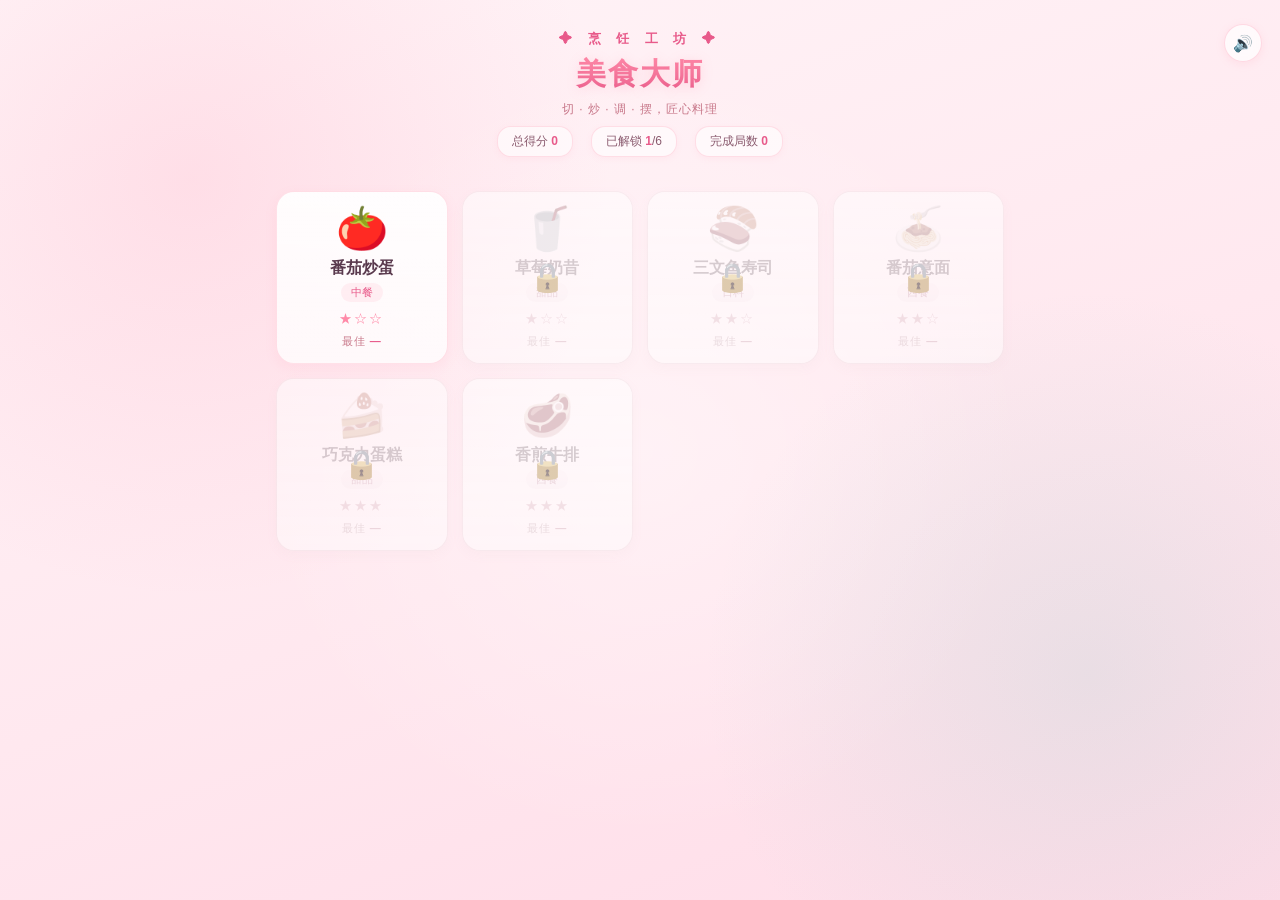
<file: index.html>
<!DOCTYPE html>
<html lang="zh-CN">
<head>
<meta charset="UTF-8">
<meta name="viewport" content="width=device-width,initial-scale=1.0,user-scalable=no,viewport-fit=cover">
<title>烹饪工坊 · 美食大师</title>
<link rel="stylesheet" href="css/style.css">
</head>
<body>
<canvas id="game"></canvas>

<!-- ===== 主菜单 ===== -->
<div id="menu" class="overlay">
  <div class="menu-head">
    <button class="audio-toggle" id="audioToggle" title="音效开关">🔊</button>
    <div class="logo">✦ 烹 饪 工 坊 ✦</div>
    <h1>美食大师</h1>
    <div class="sub">切 · 炒 · 调 · 摆，匠心料理</div>
    <div class="stat-bar">
      <span class="item">总得分 <b id="totalScore">0</b></span>
      <span class="item">已解锁 <b id="unlockedCount">1</b>/6</span>
      <span class="item">完成局数 <b id="gamesPlayed">0</b></span>
    </div>
  </div>
  <div class="recipe-grid" id="recipeGrid"></div>
</div>

<!-- ===== 游戏内 HUD ===== -->
<div id="hud">
  <div class="left"><button class="hud-btn" id="hudBack">←</button></div>
  <div class="hud-center">
    <div class="goal" id="hudGoal">切菜</div>
    <div class="sub" id="hudSub"></div>
  </div>
  <div class="right"><div class="hud-pill" id="hudRight"></div></div>
</div>

<!-- ===== 烹饪控制条 ===== -->
<div id="cookCtrl" class="stage-ctrl">
  <div class="ctrl-group">
    <span class="ctrl-label">火候</span>
    <input type="range" id="heatSlider" min="0" max="100" value="40" class="slider">
    <span class="fire-label" id="fireLabel">中火</span>
  </div>
  <button class="btn" id="serveBtn">出锅装盘</button>
</div>

<!-- ===== 调味控制条 ===== -->
<div id="seasonCtrl" class="stage-ctrl">
  <button class="btn ghost" id="seasonReset">🔄 重来</button>
  <span class="ctrl-hint">按住屏幕调味 · 松手停止</span>
  <button class="btn" id="seasonFinish">完成调味</button>
</div>

<!-- ===== 摆盘控制条 ===== -->
<div id="plateCtrl" class="stage-ctrl">
  <button class="ctrl-icon" id="rotLeft" title="逆时针旋转">⟲</button>
  <button class="ctrl-icon" id="rotRight" title="顺时针旋转">⟳</button>
  <button class="ctrl-icon" id="plateRemove" title="删除选中">🗑</button>
  <span class="ctrl-hint">拖食材到盘 · 点选可旋转/删除</span>
  <button class="btn" id="plateFinish">完成摆盘</button>
</div>

<!-- ===== 阶段完成弹窗（扩展：四阶段明细 + 分享挑战码） ===== -->
<div id="stageDone" class="overlay">
  <div class="stage-done-box">
    <div class="stage-name" id="sdStageName">番茄炒蛋</div>
    <div class="stage-title" id="sdTitle">切菜完成</div>
    <div class="stars" id="sdStars">★★★</div>
    <div class="score" id="sdScore">得分 <b>0</b></div>

    <!-- 四阶段明细 -->
    <div class="sd-stages" id="sdStages"></div>

    <!-- 分享挑战码 -->
    <div class="sd-share" id="sdShare">
      <div class="sd-share-label">挑战码 · 邀请好友超越</div>
      <div class="sd-share-code">
        <code id="sdCode">CK00-0000-0</code>
        <button class="copy-btn" id="sdCopy">复制</button>
      </div>
      <div class="sd-share-tip" id="sdCopyTip"></div>
    </div>

    <div class="hint" id="sdHint"></div>
    <button class="btn" id="sdContinue">返回菜单</button>
  </div>
</div>

<!-- ===== toast 提示 ===== -->
<div id="toast"></div>

<!-- ===== 脚本（按依赖顺序加载） ===== -->
<script src="js/core/engine.js"></script>
<script src="js/core/input.js"></script>
<script src="js/core/particles.js"></script>
<script src="js/core/audio.js"></script>
<script src="js/core/storage.js"></script>
<script src="js/data/recipes.js"></script>
<script src="js/data/ingredients.js"></script>
<script src="js/stages/cutting.js"></script>
<script src="js/stages/cooking.js"></script>
<script src="js/stages/seasoning.js"></script>
<script src="js/stages/plating.js"></script>
<script src="js/ui/menu.js"></script>
<script src="js/main.js"></script>
</body>
</html>
</file>
<file: css/style.css>
/* ========== 全局样式（可爱女孩风：奶油粉 + 薄荷绿 + 白） ========== */
*{margin:0;padding:0;box-sizing:border-box;user-select:none;-webkit-tap-highlight-color:transparent;}
html,body{
  width:100%;height:100%;overflow:hidden;
  font-family:-apple-system,"PingFang SC","Microsoft YaHei",sans-serif;
  background:#fff5f8;color:#5a3a4e;touch-action:none;
  -webkit-user-select:none;user-select:none;
}
#game{display:block;position:absolute;top:0;left:0;}

/* overlay 容器 */
.overlay{
  position:absolute;top:0;left:0;width:100%;height:100%;
  display:none;flex-direction:column;z-index:10;
}

/* ===== 主菜单（奶油粉渐变 + 圆点装饰） ===== */
#menu{
  background:
    radial-gradient(circle at 15% 20%, rgba(255,138,168,0.18) 0, transparent 32%),
    radial-gradient(circle at 85% 75%, rgba(122,200,192,0.16) 0, transparent 30%),
    radial-gradient(circle at 50% 50%, rgba(255,255,255,0.4) 0, transparent 50%),
    linear-gradient(160deg,#fff5f8 0%,#ffe8ef 55%,#ffdce8 100%);
  overflow-y:auto;padding:0;
}
.menu-head{
  text-align:center;padding:30px 16px 14px;flex-shrink:0;position:relative;
}
/* 音效开关 */
.audio-toggle{
  position:absolute;top:24px;right:18px;
  width:38px;height:38px;border-radius:50%;
  background:rgba(255,255,255,0.7);border:1px solid rgba(255,138,168,0.3);
  color:#e85a8a;font-size:16px;cursor:pointer;backdrop-filter:blur(6px);
  transition:transform .12s;
  box-shadow:0 2px 8px rgba(255,138,168,0.15);
}
.audio-toggle:active{transform:scale(0.9);}
.audio-toggle.off{opacity:0.5;}
.menu-head .logo{
  font-size:13px;letter-spacing:6px;color:#e85a8a;margin-bottom:6px;font-weight:600;
}
.menu-head h1{
  font-size:30px;font-weight:800;letter-spacing:2px;
  background:linear-gradient(180deg,#ff8aa8,#e85a8a);
  -webkit-background-clip:text;background-clip:text;color:transparent;
  text-shadow:0 2px 12px rgba(255,138,168,0.25);
}
.menu-head .sub{
  font-size:12px;color:#c8788a;margin-top:6px;letter-spacing:1px;
}
.stat-bar{
  display:flex;justify-content:center;gap:18px;margin:8px 0 4px;flex-wrap:wrap;
}
.stat-bar .item{
  font-size:12px;color:#8a5a6e;background:rgba(255,255,255,0.6);
  padding:6px 14px;border-radius:14px;border:1px solid rgba(255,138,168,0.25);
  box-shadow:0 2px 6px rgba(255,138,168,0.08);
}
.stat-bar .item b{color:#e85a8a;}

.recipe-grid{
  display:grid;grid-template-columns:repeat(auto-fill,minmax(150px,1fr));
  gap:14px;padding:16px;max-width:760px;margin:0 auto;width:100%;
}
.recipe-card{
  background:linear-gradient(180deg,rgba(255,255,255,0.92),rgba(255,255,255,0.75));
  border:1.5px solid rgba(255,138,168,0.25);border-radius:18px;
  padding:16px 12px 14px;text-align:center;cursor:pointer;
  transition:transform .15s, box-shadow .15s, border-color .15s;
  position:relative;overflow:hidden;
  box-shadow:0 4px 12px rgba(255,138,168,0.1);
}
.recipe-card:active{transform:scale(0.97);}
.recipe-card.unlocked:hover{
  transform:translateY(-4px);
  border-color:rgba(255,138,168,0.5);
  box-shadow:0 8px 24px rgba(255,138,168,0.2),0 0 0 1px rgba(255,138,168,0.2);
}
.recipe-card.locked{opacity:0.5;cursor:not-allowed;filter:grayscale(0.6);}
.recipe-card .icon{font-size:42px;line-height:1;margin-bottom:8px;display:block;}
.recipe-card .name{font-size:16px;font-weight:700;color:#5a3a4e;margin-bottom:3px;}
.recipe-card .cuisine{
  font-size:11px;color:#e85a8a;background:rgba(255,138,168,0.12);
  display:inline-block;padding:2px 10px;border-radius:10px;margin-bottom:8px;
}
.recipe-card .diff{font-size:13px;letter-spacing:2px;color:#ff8aa8;margin-bottom:6px;}
.recipe-card .best{
  font-size:11px;color:#c8788a;letter-spacing:1px;
}
.recipe-card .best b{color:#e85a8a;}
.recipe-card .lock-mask{
  position:absolute;inset:0;background:rgba(255,255,255,0.55);
  display:flex;align-items:center;justify-content:center;
  font-size:28px;color:#c8a0b0;
}

/* ===== 通用按钮（粉色系） ===== */
.btn{
  padding:12px 32px;font-size:15px;font-weight:700;color:#fff;
  background:linear-gradient(180deg,#ff9ab6,#e85a8a);border:none;
  border-radius:26px;cursor:pointer;
  box-shadow:0 4px 14px rgba(232,90,138,0.3);
  transition:transform .12s;
}
.btn:active{transform:scale(0.96);}
.btn.ghost{
  background:rgba(255,255,255,0.6);color:#e85a8a;
  border:1px solid rgba(255,138,168,0.3);box-shadow:none;
}

/* ===== 阶段完成弹窗 ===== */
#stageDone{
  justify-content:center;align-items:center;
  background:rgba(255,232,239,0.75);backdrop-filter:blur(4px);
  overflow-y:auto;padding:20px 0;
}
.stage-done-box{
  background:linear-gradient(180deg,#fffafc,#fff0f5);
  border:1.5px solid rgba(255,138,168,0.35);border-radius:22px;
  padding:24px 22px;text-align:center;max-width:360px;width:90%;
  box-shadow:0 16px 48px rgba(255,138,168,0.2);
  margin:auto 0;
}
.stage-done-box .stage-name{font-size:13px;color:#c8788a;letter-spacing:2px;margin-bottom:4px;}
.stage-done-box .stage-title{font-size:20px;font-weight:800;color:#e85a8a;margin-bottom:10px;}
.stage-done-box .stars{font-size:30px;letter-spacing:4px;margin-bottom:4px;color:#ffb84a;}
.stage-done-box .score{font-size:15px;color:#8a5a6e;margin-bottom:14px;}
.stage-done-box .score b{color:#e85a8a;font-size:20px;}

/* 四阶段明细 */
.sd-stages{
  display:flex;flex-direction:column;gap:6px;
  background:rgba(255,255,255,0.5);border:1px solid rgba(255,138,168,0.15);
  border-radius:14px;padding:8px;margin-bottom:14px;
}
.sd-row{
  background:rgba(255,255,255,0.7);border-radius:10px;padding:7px 9px;
  border:1px solid rgba(255,138,168,0.1);
}
.sd-row-hd{
  display:flex;align-items:center;gap:8px;
}
.sd-row-hd .sd-ic{font-size:15px;width:20px;text-align:center;}
.sd-row-hd .sd-nm{font-size:13px;color:#5a3a4e;font-weight:600;flex:1;text-align:left;}
.sd-row-hd .sd-st{font-size:12px;letter-spacing:2px;color:#ffb84a;}
.sd-row-hd .sd-sc{font-size:14px;font-weight:800;color:#e85a8a;min-width:34px;text-align:right;}
.sd-row-dt{
  display:flex;flex-wrap:wrap;gap:4px 10px;margin-top:5px;
  padding-top:5px;border-top:1px dashed rgba(255,138,168,0.2);
}
.sd-row-dt .kv{
  font-size:10px;color:#c8788a;letter-spacing:0.5px;
}
.sd-row-dt .kv b{color:#8a5a6e;font-weight:600;margin-right:3px;}

/* 分享挑战码 */
.sd-share{
  display:flex;flex-direction:column;align-items:center;gap:6px;
  background:rgba(255,138,168,0.08);border:1px dashed rgba(255,138,168,0.35);
  border-radius:12px;padding:10px 12px;margin-bottom:12px;
}
.sd-share-label{font-size:11px;color:#c8788a;letter-spacing:1px;}
.sd-share-code{
  display:flex;align-items:center;gap:8px;width:100%;
  justify-content:center;
}
.sd-share-code code{
  font-family:"SF Mono","Consolas",monospace;font-size:15px;font-weight:700;
  letter-spacing:1px;color:#e85a8a;
  background:rgba(255,255,255,0.7);padding:6px 12px;border-radius:8px;
  border:1px solid rgba(255,138,168,0.2);
}
.copy-btn{
  padding:6px 12px;font-size:12px;font-weight:700;color:#fff;
  background:linear-gradient(180deg,#ff9ab6,#e85a8a);border:none;
  border-radius:8px;cursor:pointer;
  box-shadow:0 2px 8px rgba(232,90,138,0.25);
  transition:transform .12s;
}
.copy-btn:active{transform:scale(0.94);}
.sd-share-tip{font-size:11px;min-height:14px;letter-spacing:0.5px;}
.sd-share-tip.ok{color:#4aa89e;}
.sd-share-tip.err{color:#e84a5a;}

.stage-done-box .hint{font-size:12px;color:#c8788a;margin-bottom:16px;line-height:1.6;}

/* ===== HUD（游戏内顶部提示条） ===== */
#hud{
  position:absolute;top:0;left:0;width:100%;z-index:9;
  display:none;justify-content:space-between;align-items:flex-start;
  padding:14px 16px;pointer-events:none;
}
#hud .left,#hud .right{pointer-events:auto;}
.hud-pill{
  background:rgba(255,255,255,0.75);backdrop-filter:blur(6px);
  border:1px solid rgba(255,138,168,0.3);border-radius:18px;
  padding:8px 14px;font-size:13px;color:#e85a8a;font-weight:600;
  box-shadow:0 2px 8px rgba(255,138,168,0.12);
}
.hud-pill small{color:#c8788a;font-weight:400;font-size:11px;display:block;letter-spacing:1px;}
.hud-btn{
  background:rgba(255,255,255,0.75);border:1px solid rgba(255,138,168,0.3);
  color:#e85a8a;width:38px;height:38px;border-radius:50%;
  font-size:18px;cursor:pointer;backdrop-filter:blur(6px);
  box-shadow:0 2px 8px rgba(255,138,168,0.12);
}
.hud-btn:active{transform:scale(0.92);}
.hud-center{
  text-align:center;flex:1;
}
.hud-center .goal{font-size:14px;color:#e85a8a;font-weight:700;letter-spacing:1px;}
.hud-center .sub{font-size:11px;color:#c8788a;margin-top:2px;}

/* ===== 提示 toast ===== */
#toast{
  position:absolute;left:50%;top:18%;transform:translateX(-50%);
  background:rgba(255,255,255,0.92);border:1px solid rgba(255,138,168,0.35);
  color:#e85a8a;padding:10px 20px;border-radius:20px;font-size:13px;
  display:none;z-index:30;backdrop-filter:blur(6px);max-width:80%;text-align:center;
  box-shadow:0 4px 16px rgba(255,138,168,0.2);
}

/* ===== 阶段控制条（烹饪/调味/摆盘共用） ===== */
.stage-ctrl{
  position:absolute;left:0;bottom:0;width:100%;z-index:9;
  display:none;align-items:center;justify-content:center;gap:12px;flex-wrap:wrap;
  padding:14px 16px calc(14px + env(safe-area-inset-bottom));
  background:linear-gradient(0deg, rgba(255,245,248,0.95) 30%, rgba(255,245,248,0));
  pointer-events:none;
}
.stage-ctrl > *{pointer-events:auto;}
.ctrl-group{
  display:flex;align-items:center;gap:10px;
  background:rgba(255,255,255,0.75);backdrop-filter:blur(6px);
  border:1px solid rgba(255,138,168,0.25);border-radius:18px;padding:8px 14px;
  box-shadow:0 2px 8px rgba(255,138,168,0.1);
}
.ctrl-label{font-size:12px;color:#c8788a;letter-spacing:1px;}
.fire-label{font-size:13px;font-weight:700;min-width:34px;text-align:center;}
.ctrl-hint{font-size:11px;color:#c8788a;letter-spacing:1px;text-align:center;}
.ctrl-icon{
  width:42px;height:42px;border-radius:50%;
  background:rgba(255,255,255,0.75);border:1px solid rgba(255,138,168,0.3);
  color:#e85a8a;font-size:18px;cursor:pointer;backdrop-filter:blur(6px);
  transition:transform .12s;
  box-shadow:0 2px 8px rgba(255,138,168,0.1);
}
.ctrl-icon:active{transform:scale(0.92);}
/* 火候滑块 */
.slider{
  -webkit-appearance:none;appearance:none;width:140px;height:6px;border-radius:3px;
  background:linear-gradient(90deg,#7ac85a,#f4a830,#e84a3a);outline:none;cursor:pointer;
}
.slider::-webkit-slider-thumb{
  -webkit-appearance:none;width:22px;height:22px;border-radius:50%;
  background:#fff;border:2px solid #e85a8a;box-shadow:0 2px 6px rgba(232,90,138,0.4);cursor:pointer;
}
.slider::-moz-range-thumb{
  width:22px;height:22px;border-radius:50%;background:#fff;border:2px solid #e85a8a;cursor:pointer;
}
#serveBtn:disabled{opacity:0.4;cursor:not-allowed;}

/* 窄屏适配 */
@media (max-width:380px){
  .menu-head h1{font-size:24px;}
  .recipe-card .icon{font-size:34px;}
}
</file>
